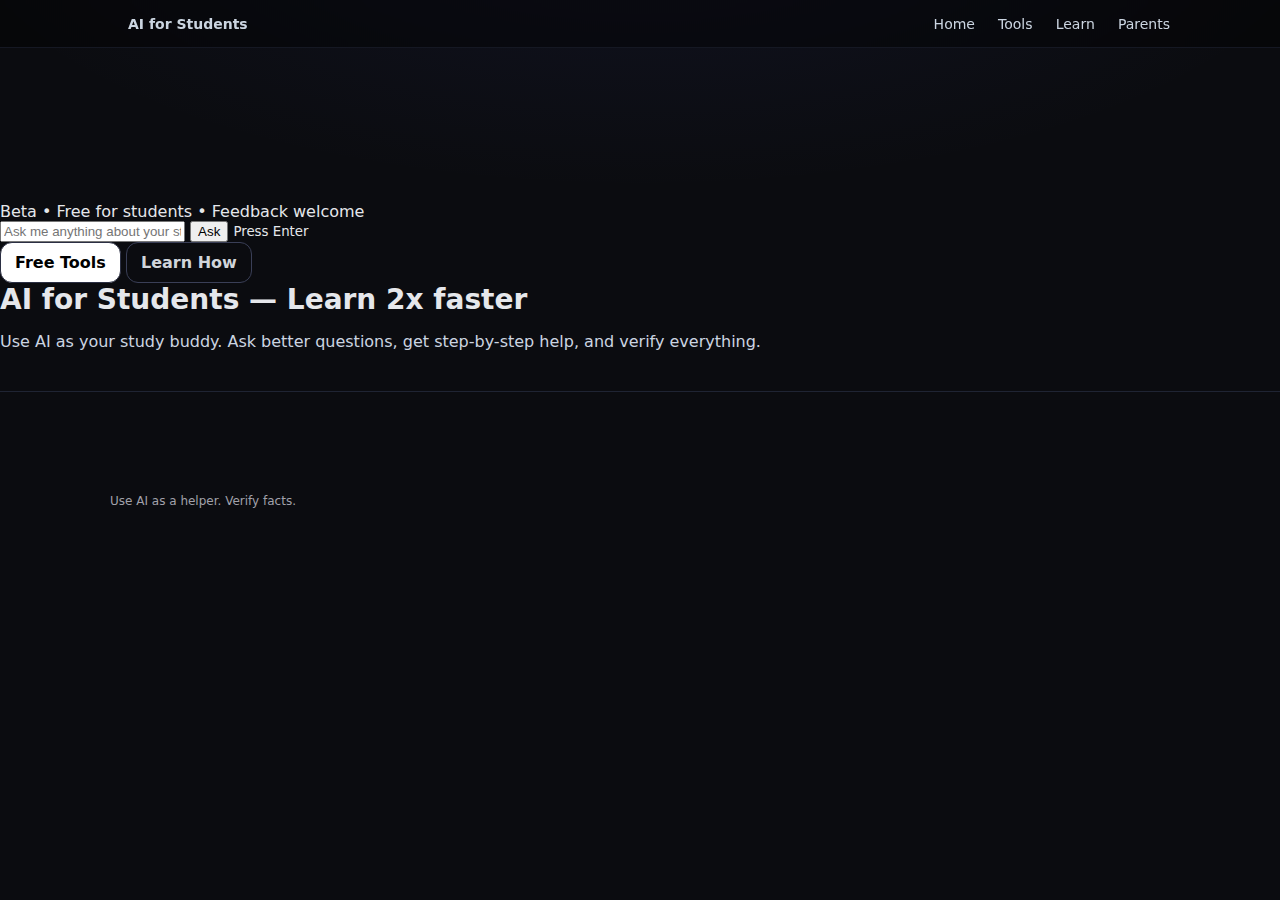
<file: index.html>
<!DOCTYPE html>
<html lang="en">
<head>
  <meta charset="utf-8">
  <meta name="viewport" content="width=device-width, initial-scale=1">
  <title>AI for Students — Learn 2x faster</title>
  <meta name="description" content="Learn how to use AI safely and effectively as a student helper">
  <link href="./assets/css/site.css" rel="stylesheet">
</head>
<body>
  <header>
    <nav class="nav">
      <a href="./index.html" style="font-weight: 700">AI for Students</a>
      <div>
        <a aria-current="page" href="./index.html">Home</a>
        <a href="./tools.html">Tools</a>
        <a href="./learn.html">Learn</a>
        <a href="./parents.html">Parents</a>
      </div>
    </nav>
  </header>

  <!-- Hero section with preserved content -->
  <div class="hero">
    <a-hole>
      <div class="aura"></div>
      <canvas></canvas>
      <div class="overlay"></div>
    </a-hole>
    
    <div class="pill">Beta • Free for students • Feedback welcome</div>
    
    <div class="chat">
      <input placeholder="Ask me anything about your studies..." type="text">
      <button>Ask</button>
      <small>Press Enter</small>
    </div>
    
    <div class="cta">
      <a href="./tools.html" class="btn">Free Tools</a>
      <a href="./learn.html" class="btn ghost">Learn How</a>
    </div>
  </div>

  <section class="more">
    <div class="wrap">
      <h1>AI for Students — Learn 2x faster</h1>
      <p>Use AI as your study buddy. Ask better questions, get step-by-step help, and verify everything.</p>
    </div>
  </section>

  <footer class="footer">
    <div class="container">
      <p class="small">Use AI as a helper. Verify facts.</p>
    </div>
  </footer>

  <script defer src="./js/main.js"></script>
</body>
</html>
</file>
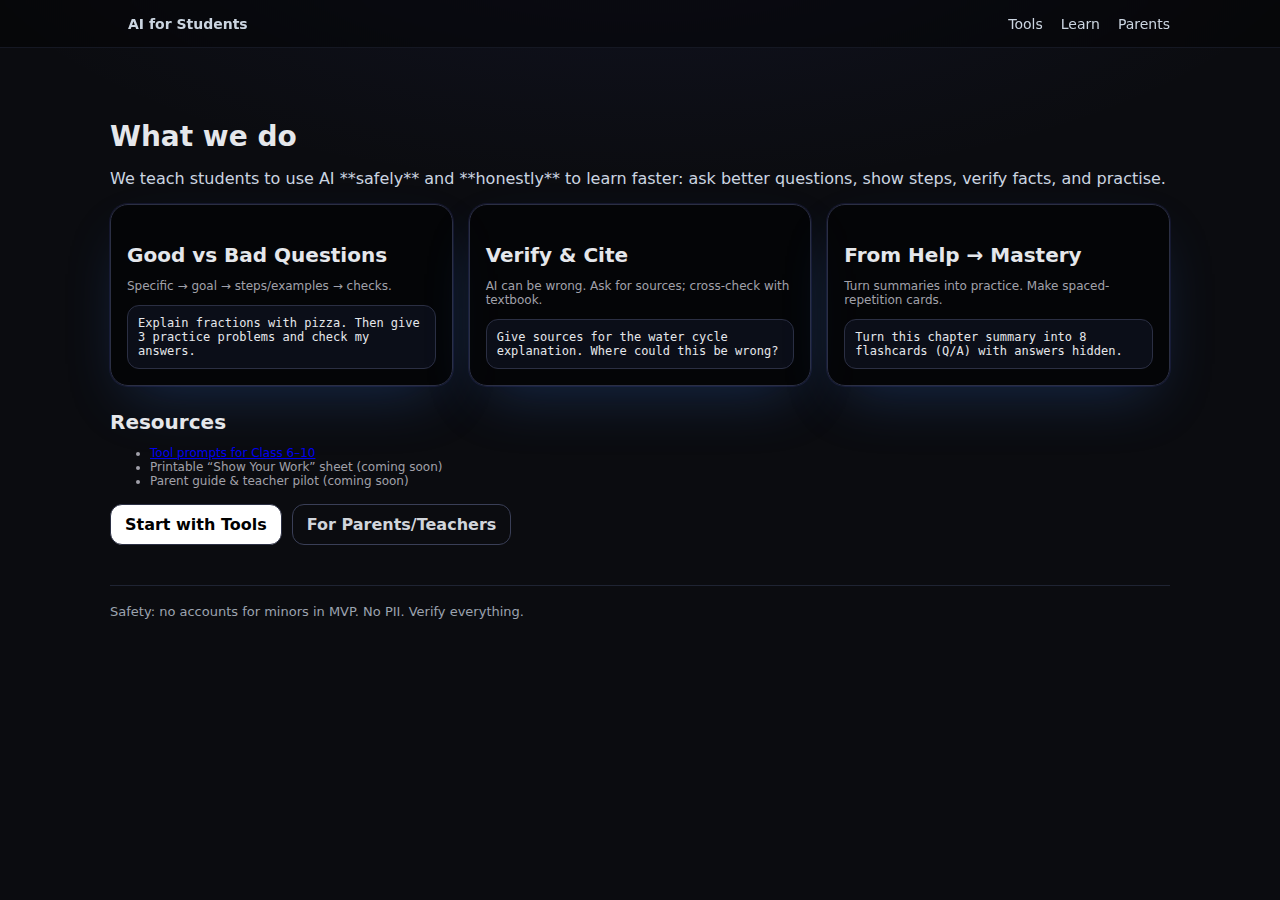
<file: learn.html>
<!doctype html><html lang="en"><head>
<meta charset="utf-8"><meta name="viewport" content="width=device-width, initial-scale=1">
<title>AI for Students — Learn</title>
<link rel="stylesheet" href="assets/site.css">
</head><body>
<header><nav class="nav">
  <a href="index.html" style="font-weight:700">AI for Students</a>
  <div><a href="tools.html">Tools</a><a href="learn.html">Learn</a><a href="index.html#parents">Parents</a></div>
</nav></header>

<main class="container">
  <h1>What we do</h1>
  <p>We teach students to use AI **safely** and **honestly** to learn faster: ask better questions, show steps, verify facts, and practise.</p>

  <div class="grid">
    <div class="card"><div class="pad">
      <h2>Good vs Bad Questions</h2>
      <p class="small">Specific → goal → steps/examples → checks.</p>
      <div class="code">Explain fractions with pizza. Then give 3 practice problems and check my answers.</div>
    </div></div>

    <div class="card"><div class="pad">
      <h2>Verify & Cite</h2>
      <p class="small">AI can be wrong. Ask for sources; cross-check with textbook.</p>
      <div class="code">Give sources for the water cycle explanation. Where could this be wrong?</div>
    </div></div>

    <div class="card"><div class="pad">
      <h2>From Help → Mastery</h2>
      <p class="small">Turn summaries into practice. Make spaced-repetition cards.</p>
      <div class="code">Turn this chapter summary into 8 flashcards (Q/A) with answers hidden.</div>
    </div></div>
  </div>

  <h2 style="margin-top:24px">Resources</h2>
  <ul class="small">
    <li><a href="tools.html">Tool prompts for Class 6–10</a></li>
    <li>Printable “Show Your Work” sheet (coming soon)</li>
    <li>Parent guide & teacher pilot (coming soon)</li>
  </ul>

  <div class="row" style="margin-top:16px">
    <a class="btn" href="tools.html">Start with Tools</a>
    <a class="btn ghost" href="index.html#parents">For Parents/Teachers</a>
  </div>

  <div class="footer">Safety: no accounts for minors in MVP. No PII. Verify everything.</div>
</main>
</body></html>
</file>
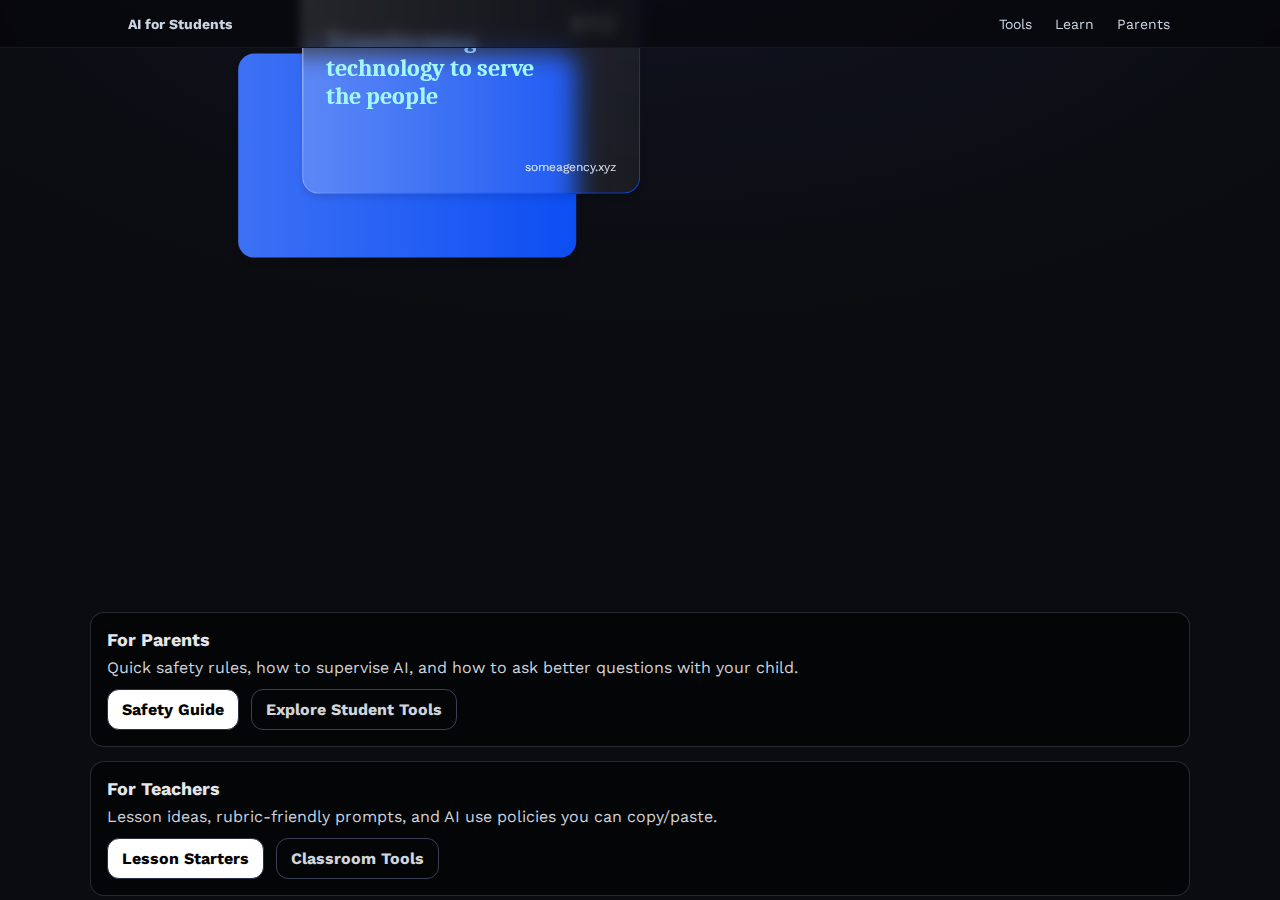
<file: parents.html>
<!doctype html>
<html lang="en">
<head>
  <meta charset="utf-8" />
  <meta name="viewport" content="width=device-width, initial-scale=1" />
  <title>For Parents & Teachers — AI for Students</title>

  <!-- Fonts -->
  <link rel="preconnect" href="https://fonts.googleapis.com">
  <link rel="preconnect" href="https://fonts.gstatic.com" crossorigin>
  <link href="https://fonts.googleapis.com/css2?family=Work+Sans:wght@400;700&family=Caladea:wght@700&display=swap" rel="stylesheet">

  <style>
    :root{
      --bg:#0b0c10;
      --fg:#e5e7eb;
      --glass:rgba(0,0,0,.55);
      --border:rgba(120,120,150,.3);

      /* Card theme */
      --hue-primary:223;
      --hue-secondary:178;
      --primary500:hsl(var(--hue-primary),90%,50%);
      --primary600:hsl(var(--hue-primary),90%,60%);
      --primary700:hsl(var(--hue-primary),90%,70%);
      --secondary800:hsl(var(--hue-secondary),90%,80%);
      --white0:hsla(0,0%,100%,0);
      --white50:hsla(0,0%,100%,.05);
      --white200:hsla(0,0%,100%,.2);
      --white500:hsla(0,0%,100%,.5);
      --white:#fff;

      --width: 21.1em;
      --height: 12.8em;
      --move-by: 2em;
      --blur: 12px;
    }
    *{box-sizing:border-box}
    html,body{height:100%}
    body{
      margin:0; background:radial-gradient(1200px 600px at 50% -10%, rgba(88,101,242,0.08), transparent 70%), var(--bg);
      color:var(--fg); font-family:"Work Sans", system-ui, -apple-system, Segoe UI, Roboto, Arial, sans-serif;
    }

    /* Header (same look as home) */
    header{position:fixed; inset-inline:0; top:0; z-index:20; backdrop-filter:blur(6px); background:rgba(0,0,0,.4); border-bottom:1px solid #151823}
    .nav{max-width:1100px; margin:0 auto; display:flex; align-items:center; justify-content:space-between; gap:16px; padding:14px 20px}
    .nav a{color:#cbd5e1; text-decoration:none; margin-left:18px; font-size:14px}
    .nav a:hover{color:#fff}

    /* Hero */
    .hero{min-height:100vh; display:grid; place-items:center}
    .wrap{max-width:1100px; width:92vw; margin:120px auto 0; position:relative}

    /* Cards block (compiled CSS, no SCSS) */
    .cards{position:relative; width:calc(var(--width) + var(--move-by)*2); height:calc(var(--height) + var(--move-by)*2); margin:0 auto}
    .card{
      position:absolute; top:var(--move-by); left:calc(var(--move-by) * -1);
      width:var(--width); height:var(--height); transform:translate(-50%,-50%);
      border-radius:1em; box-shadow:0 .25em .375em rgba(0,0,0,.1);
      background-image:linear-gradient(90deg,var(--primary600),var(--primary500));
    }
    .card--glass{
      top:calc(var(--move-by) * -1); left:var(--move-by);
      background-image:linear-gradient(90deg, var(--white200), var(--white50));
      color:transparent; backdrop-filter:blur(var(--blur)); -webkit-backdrop-filter:blur(var(--blur));
      position:absolute; width:var(--width); height:var(--height); transform:translate(-50%,-50%); border-radius:1em;
    }
    .card--glass::before, .card--glass::after{
      content:""; position:absolute; inset:0; border-radius:inherit
    }
    .card--glass::before{ border:1px solid var(--white); -webkit-mask-image:linear-gradient(135deg, var(--white), var(--white0) 50%); mask-image:linear-gradient(135deg, var(--white), var(--white0) 50%) }
    .card--glass::after{ border:1px solid var(--primary500); -webkit-mask-image:linear-gradient(135deg, var(--white0) 50%, var(--white)); mask-image:linear-gradient(135deg, var(--white0) 50%, var(--white)) }

    .card__content{
      position:relative; z-index:1; height:100%; padding:1.25em 1.5em; display:flex; flex-wrap:wrap; justify-content:space-between; align-items:flex-start;
      background:
        linear-gradient(var(--white0) 3.125em, var(--primary700) 3.375em, var(--secondary800) 4.5em) 0 0 / calc(var(--width) - var(--move-by)*2) 50%,
        linear-gradient(90deg, var(--secondary800) 13em, var(--primary700) calc(var(--width) - var(--move-by)*2), var(--white0) 19.1em) 0 100% / 100% 50%,
        linear-gradient(90deg, var(--white500) 4em, var(--white200)) 0 0 / 100% 100%;
      -webkit-background-clip:text; background-clip:text; background-repeat:no-repeat;
    }
    .card__title, .card__logo{font-weight:700; line-height:1.17; font-size:1.5em}
    .card__title{font-family:Caladea, serif; width:75%}
    .card__logo{text-align:end; width:25%}
    .card__url{font-size:.75em; align-self:flex-end; margin-inline-start:auto}

    /* Content sections */
    .grid{display:grid; gap:14px; margin-top:220px}
    .box{border:1px solid var(--border); border-radius:14px; padding:16px; background:var(--glass)}
    h2{margin:0 0 8px 0; font-size:18px}
    p{margin:0; color:#cfd3dc}
    .cta-row{display:flex; gap:12px; margin-top:12px}
    .btn{padding:10px 14px; border-radius:12px; border:1px solid #2b2f43; background:white; color:black; font-weight:700; text-decoration:none}
    .btn.ghost{background:transparent; color:#d1d5db; border:1px solid #3a3f57}
  </style>
</head>
<body>
  <header>
    <nav class="nav">
      <a href="./index.html" style="font-weight:700">AI for Students</a>
      <div>
        <a href="./tools.html">Tools</a>
        <a href="./learn.html">Learn</a>
        <a href="./parents.html">Parents</a>
      </div>
    </nav>
  </header>

  <main class="hero">
    <div class="wrap">
      <!-- Glass headline card -->
      <div class="cards" aria-hidden="true">
        <div class="card"></div>
        <div class="card card--glass">
          <div class="card__content">
            <h1 class="card__title">Transforming technology to serve the people</h1>
            <div class="card__logo">XYZ</div>
            <p class="card__url">someagency.xyz</p>
          </div>
        </div>
      </div>

      <!-- Parents & Teachers content -->
      <div class="grid">
        <div class="box">
          <h2>For Parents</h2>
          <p>Quick safety rules, how to supervise AI, and how to ask better questions with your child.</p>
          <div class="cta-row">
            <a class="btn" href="./learn.html#parents">Safety Guide</a>
            <a class="btn ghost" href="./tools.html">Explore Student Tools</a>
          </div>
        </div>
        <div class="box">
          <h2>For Teachers</h2>
          <p>Lesson ideas, rubric-friendly prompts, and AI use policies you can copy/paste.</p>
          <div class="cta-row">
            <a class="btn" href="./learn.html#lessons">Lesson Starters</a>
            <a class="btn ghost" href="./index.html#tools">Classroom Tools</a>
          </div>
        </div>
      </div>
    </div>
  </main>
</body>
</html>
</file>
<file: assets/css/site.css>
:root{--bg:#0b0c10;--fg:#e5e7eb;--mut:#a1a1aa;--b:#1b1f2d;--glass:rgba(0,0,0,.55)}
*{box-sizing:border-box}html,body{height:100%}body{margin:0;font-family:ui-sans-serif,system-ui,-apple-system,Segoe UI,Inter,Roboto,Arial,sans-serif;background:radial-gradient(1000px 400px at 50% -10%,rgba(88,101,242,.08),transparent 70%),#0b0c10;color:var(--fg)}
header{position:sticky;top:0;z-index:20;backdrop-filter:blur(6px);background:rgba(0,0,0,.4);border-bottom:1px solid #151823}
.nav{max-width:1100px;margin:0 auto;display:flex;align-items:center;justify-content:space-between;gap:16px;padding:14px 20px}
.nav a{color:#cbd5e1;text-decoration:none;margin-left:18px;font-size:14px}
.nav a:hover{color:white}
.container{max-width:1100px;margin:0 auto;padding:72px 20px}
h1{font-size:28px;margin:0 0 12px}h2{font-size:20px;margin:22px 0 8px}p{color:#cbd5e1}
.grid{display:grid;grid-template-columns:repeat(auto-fill,minmax(280px,1fr));gap:16px}
.card{border:1px solid #2b2f43;border-radius:18px;background:var(--glass);box-shadow:0 0 0 1px rgba(99,102,241,.12),0 24px 60px -18px rgba(59,130,246,.25)}
.card .pad{padding:16px}
.badge{font-size:11px;color:#d4d4d8;background:#111827;border:1px solid #2b2f43;border-radius:999px;padding:4px 8px}
.btn{display:inline-flex;align-items:center;gap:8px;padding:10px 14px;border-radius:12px;border:1px solid #2b2f43;background:#fff;color:#000;font-weight:600;text-decoration:none}
.btn.ghost{background:transparent;color:#d1d5db;border-color:#3a3f57}
.small{font-size:12px;color:var(--mut)}
.code{font-family:ui-monospace,SFMono-Regular,Menlo,Consolas,monospace;font-size:12px;color:#e5e7eb;background:#0b0e18;border:1px solid #2b2f43;border-radius:12px;padding:10px}
.row{display:flex;flex-wrap:wrap;gap:10px;align-items:center}
.copy{font-size:12px;border-radius:10px;border:1px solid #3a3f57;background:#0b0e18;color:#d1d5db;padding:6px 10px;cursor:pointer}
.footer{border-top:1px solid #1f2433;margin-top:40px;padding:18px 0;color:#9ca3af;font-size:13px}
</file>
<file: assets/site.css>
:root{--bg:#0b0c10;--fg:#e5e7eb;--mut:#a1a1aa;--b:#1b1f2d;--glass:rgba(0,0,0,.55)}
*{box-sizing:border-box}html,body{height:100%}body{margin:0;font-family:ui-sans-serif,system-ui,-apple-system,Segoe UI,Inter,Roboto,Arial,sans-serif;background:radial-gradient(1000px 400px at 50% -10%,rgba(88,101,242,.08),transparent 70%),#0b0c10;color:var(--fg)}
header{position:sticky;top:0;z-index:20;backdrop-filter:blur(6px);background:rgba(0,0,0,.4);border-bottom:1px solid #151823}
.nav{max-width:1100px;margin:0 auto;display:flex;align-items:center;justify-content:space-between;gap:16px;padding:14px 20px}
.nav a{color:#cbd5e1;text-decoration:none;margin-left:18px;font-size:14px}
.nav a:hover{color:white}
.container{max-width:1100px;margin:0 auto;padding:72px 20px}
h1{font-size:28px;margin:0 0 12px}h2{font-size:20px;margin:22px 0 8px}p{color:#cbd5e1}
.grid{display:grid;grid-template-columns:repeat(auto-fill,minmax(280px,1fr));gap:16px}
.card{border:1px solid #2b2f43;border-radius:18px;background:var(--glass);box-shadow:0 0 0 1px rgba(99,102,241,.12),0 24px 60px -18px rgba(59,130,246,.25)}
.card .pad{padding:16px}
.badge{font-size:11px;color:#d4d4d8;background:#111827;border:1px solid #2b2f43;border-radius:999px;padding:4px 8px}
.btn{display:inline-flex;align-items:center;gap:8px;padding:10px 14px;border-radius:12px;border:1px solid #2b2f43;background:#fff;color:#000;font-weight:600;text-decoration:none}
.btn.ghost{background:transparent;color:#d1d5db;border-color:#3a3f57}
.small{font-size:12px;color:var(--mut)}
.code{font-family:ui-monospace,SFMono-Regular,Menlo,Consolas,monospace;font-size:12px;color:#e5e7eb;background:#0b0e18;border:1px solid #2b2f43;border-radius:12px;padding:10px}
.row{display:flex;flex-wrap:wrap;gap:10px;align-items:center}
.copy{font-size:12px;border-radius:10px;border:1px solid #3a3f57;background:#0b0e18;color:#d1d5db;padding:6px 10px;cursor:pointer}
.footer{border-top:1px solid #1f2433;margin-top:40px;padding:18px 0;color:#9ca3af;font-size:13px}
</file>
